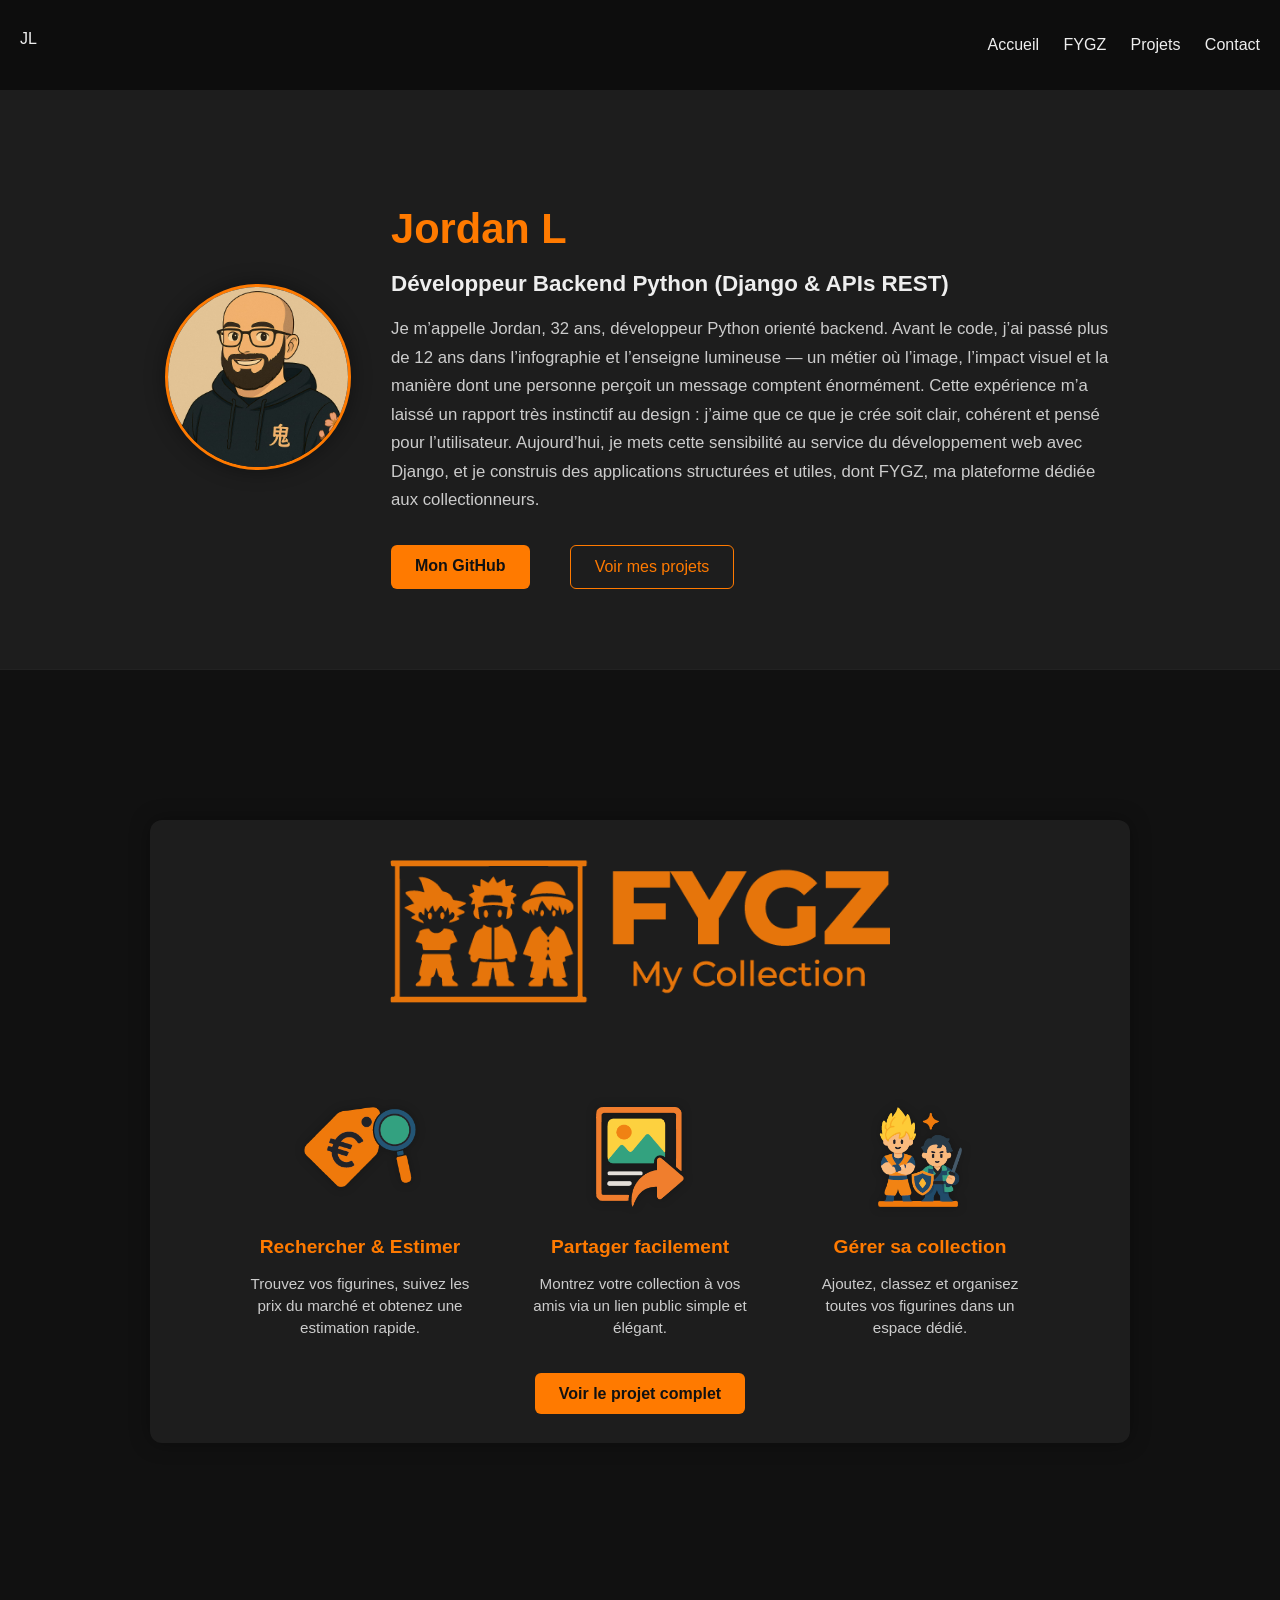
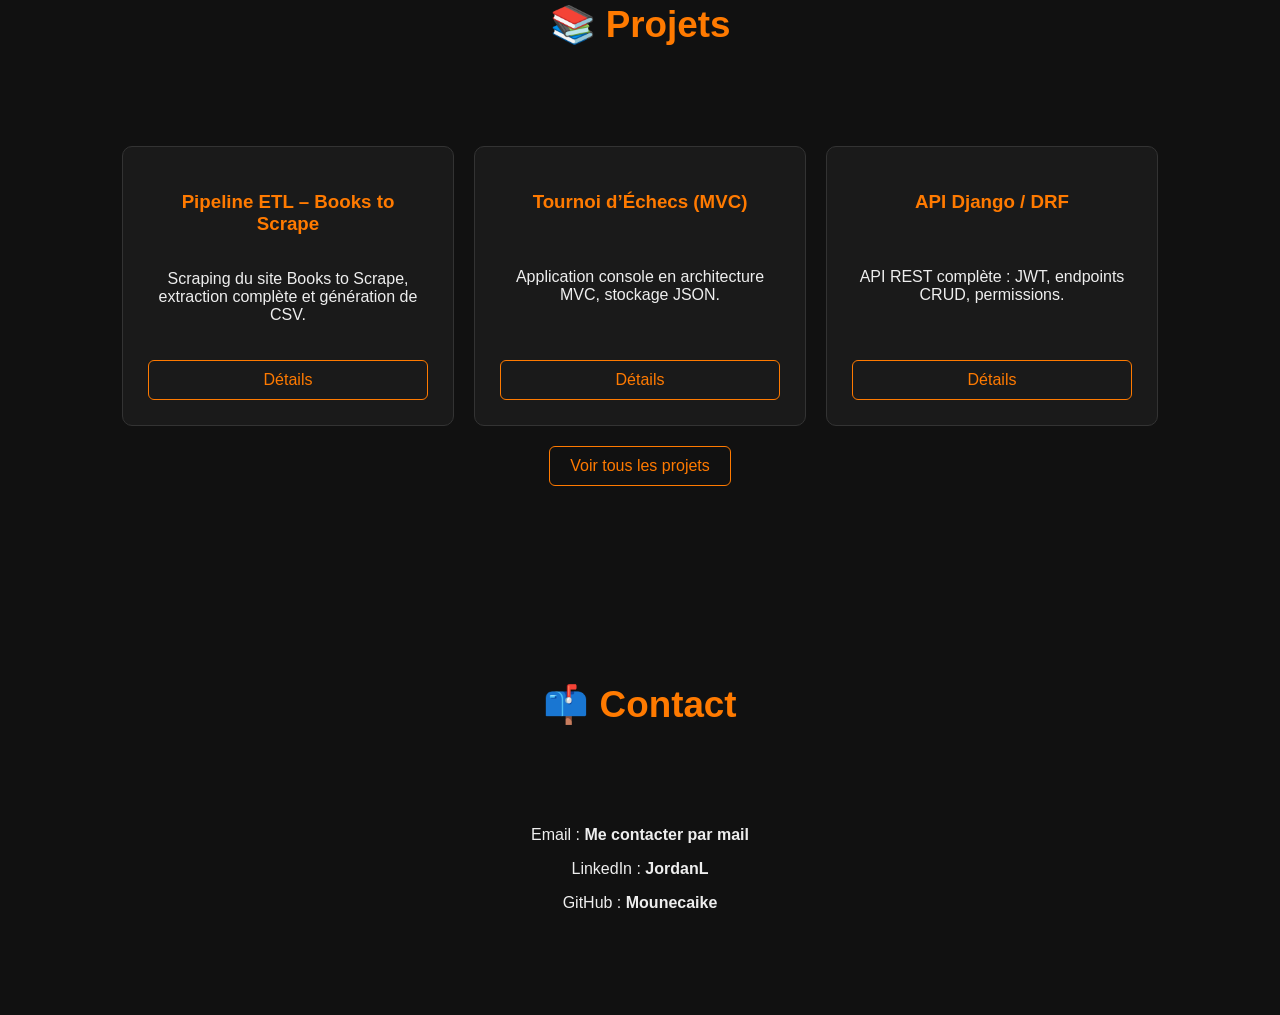
<file: index.html>
<!DOCTYPE html>
<html lang="fr">
<head>
    <meta charset="UTF-8">
    <meta name="viewport" content="width=device-width, initial-scale=1.0">
    <title>Jordan L – Développeur Backend Python</title>
    <link rel="stylesheet" href="css/style.css">
</head>

<body>

    <!-- Navigation -->
    <header>
        <nav class="navbar">
            <div class="logo">JL</div>
            <ul class="nav-links">
                <li><a href="#hero">Accueil</a></li>
                <li><a href="./pages/fygz.html">FYGZ</a></li>
                <li><a href="./pages/projects.html">Projets</a></li>
                <li><a href="#contact">Contact</a></li>
            </ul>
        </nav>
    </header>

    <section class="presentation">
        <div class="presentation-wrapper">
            <div class="presentation-image">
                <img src="./assets/images/avatar.jpg" alt="Photo de jordan" />
            </div>
            <div class="presentation-content">
                <h1>Jordan L</h1>
                <h2>Développeur Backend Python (Django & APIs REST)</h2>
                <p>
                Je m’appelle Jordan, 32 ans, développeur Python orienté backend.
                Avant le code, j’ai passé plus de 12 ans dans l’infographie et l’enseigne lumineuse — un métier où l’image, l’impact visuel et la manière dont une personne perçoit un message comptent énormément.
                Cette expérience m’a laissé un rapport très instinctif au design : j’aime que ce que je crée soit clair, cohérent et pensé pour l’utilisateur.
                Aujourd’hui, je mets cette sensibilité au service du développement web avec Django, et je construis des applications structurées et utiles, dont FYGZ, ma plateforme dédiée aux collectionneurs.
                </p>
                <div class="presentation-buttons">
                    <a href="https://github.com/Mounecaike" target="_blank" class="btn">
                        Mon GitHub
                    </a>
                    <a href="#projects" class="btn-secondary">
                        Voir mes projets
                    </a>
                </div>
            </div>
        </div>
    </section>

<!-- Section fygz-->
    <div class="project-card fygz-preview">
        <img src="assets/images/Logo_Fygz_horizontal.png" class="logo-fygz">
        <div class="fygz-features-icons">
            <div class="feature-box">
                <img src="assets/images/icon-search.png" alt="Recherche et estimation" class="icon-fygz-search">
                <h4>Rechercher & Estimer</h4>
                <p>
                    Trouvez vos figurines, suivez les prix du marché et obtenez une estimation rapide.
                </p>
            </div>
            <div class="feature-box">
                <img src="assets/images/icon-share.png" alt="Partager sa collection" class="icon-fygz-share">
                <h4>Partager facilement</h4>
                <p>
                    Montrez votre collection à vos amis via un lien public simple et élégant.
                </p>
            </div>
            <div class="feature-box">
                <img src="assets/images/icon-collection.png" alt="Gérer sa collection" class="icon-fygz-collection">
                <h4>Gérer sa collection</h4>
                <p>
                    Ajoutez, classez et organisez toutes vos figurines dans un espace dédié.
                </p>
            </div>
        </div>
        <a href="pages/fygz.html" class="btn">Voir le projet complet</a>
    </div>
    <!-- Section Projets -->
    <section id="projects" class="section">
        <h2>📚 Projets</h2>

        <div class="card-container">

            <div class="card">
                <h3>Pipeline ETL – Books to Scrape</h3>
                <p>Scraping du site Books to Scrape, extraction complète et génération de CSV.</p>
                <a href="pages/projects.html#etl" class="btn-secondary">Détails</a>
            </div>


            <div class="card">
                <h3>Tournoi d’Échecs (MVC)</h3>
                <p>Application console en architecture MVC, stockage JSON.</p>
                <a href="pages/projects.html#chess" class="btn-secondary">Détails</a>
            </div>

            <div class="card">
                <h3>API Django / DRF</h3>
                <p>API REST complète : JWT, endpoints CRUD, permissions.</p>
                <a href="pages/projects.html#api" class="btn-secondary">Détails</a>
            </div>

        </div>

        <a href="pages/projects.html" class="btn-secondary">Voir tous les projets</a>
    </section>

    <!-- Section Contact -->
    <section id="contact" class="section">
        <h2>📫 Contact</h2>
        <p>Email : <strong><a href="mailto:jo.custom42@gmail.com">Me contacter par mail</a></strong>
</p>
        <p>LinkedIn : <strong><a href="https://www.linkedin.com/in/jordan-lachaume-142993343" target="_blank">JordanL</a></strong>
</p>
        <p>GitHub : <strong><a href="https://github.com/Mounecaike" target="_blank">Mounecaike</a></strong></p>
    </section>
</body>
</html>
</file>
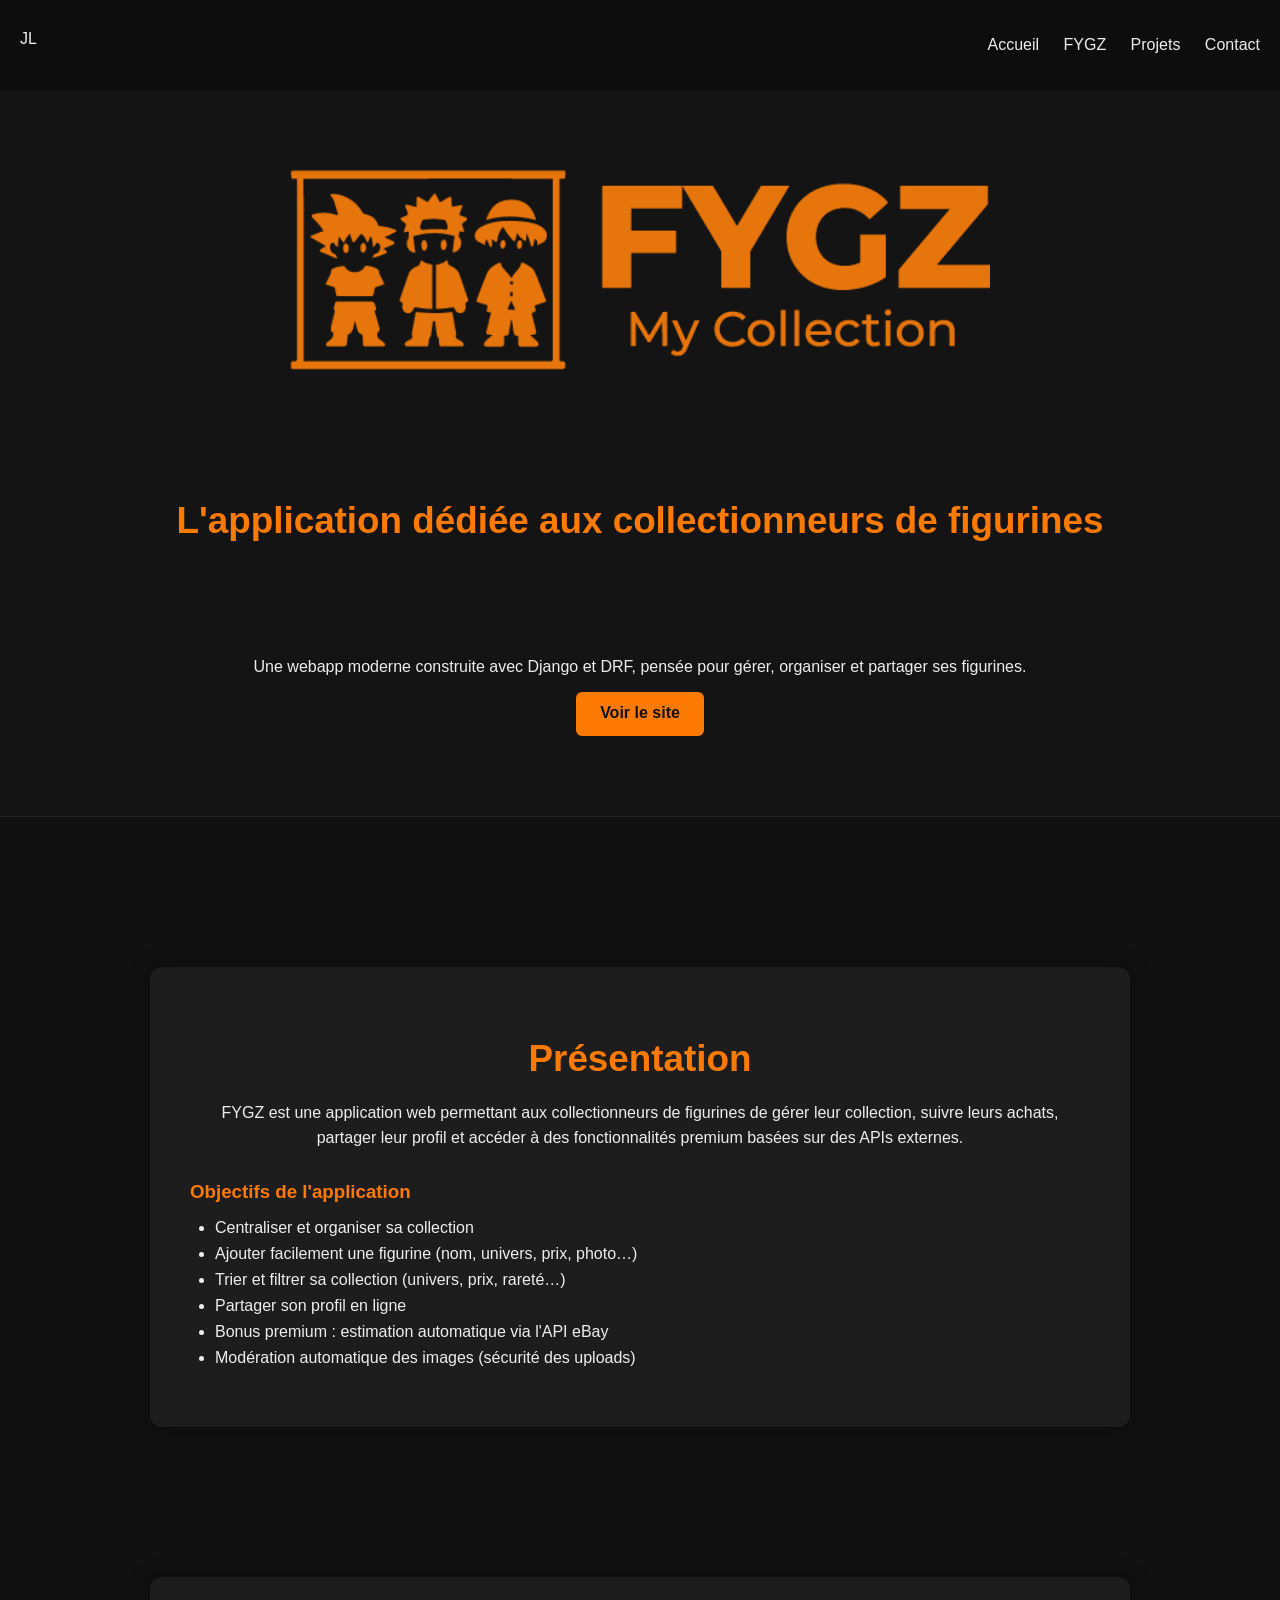
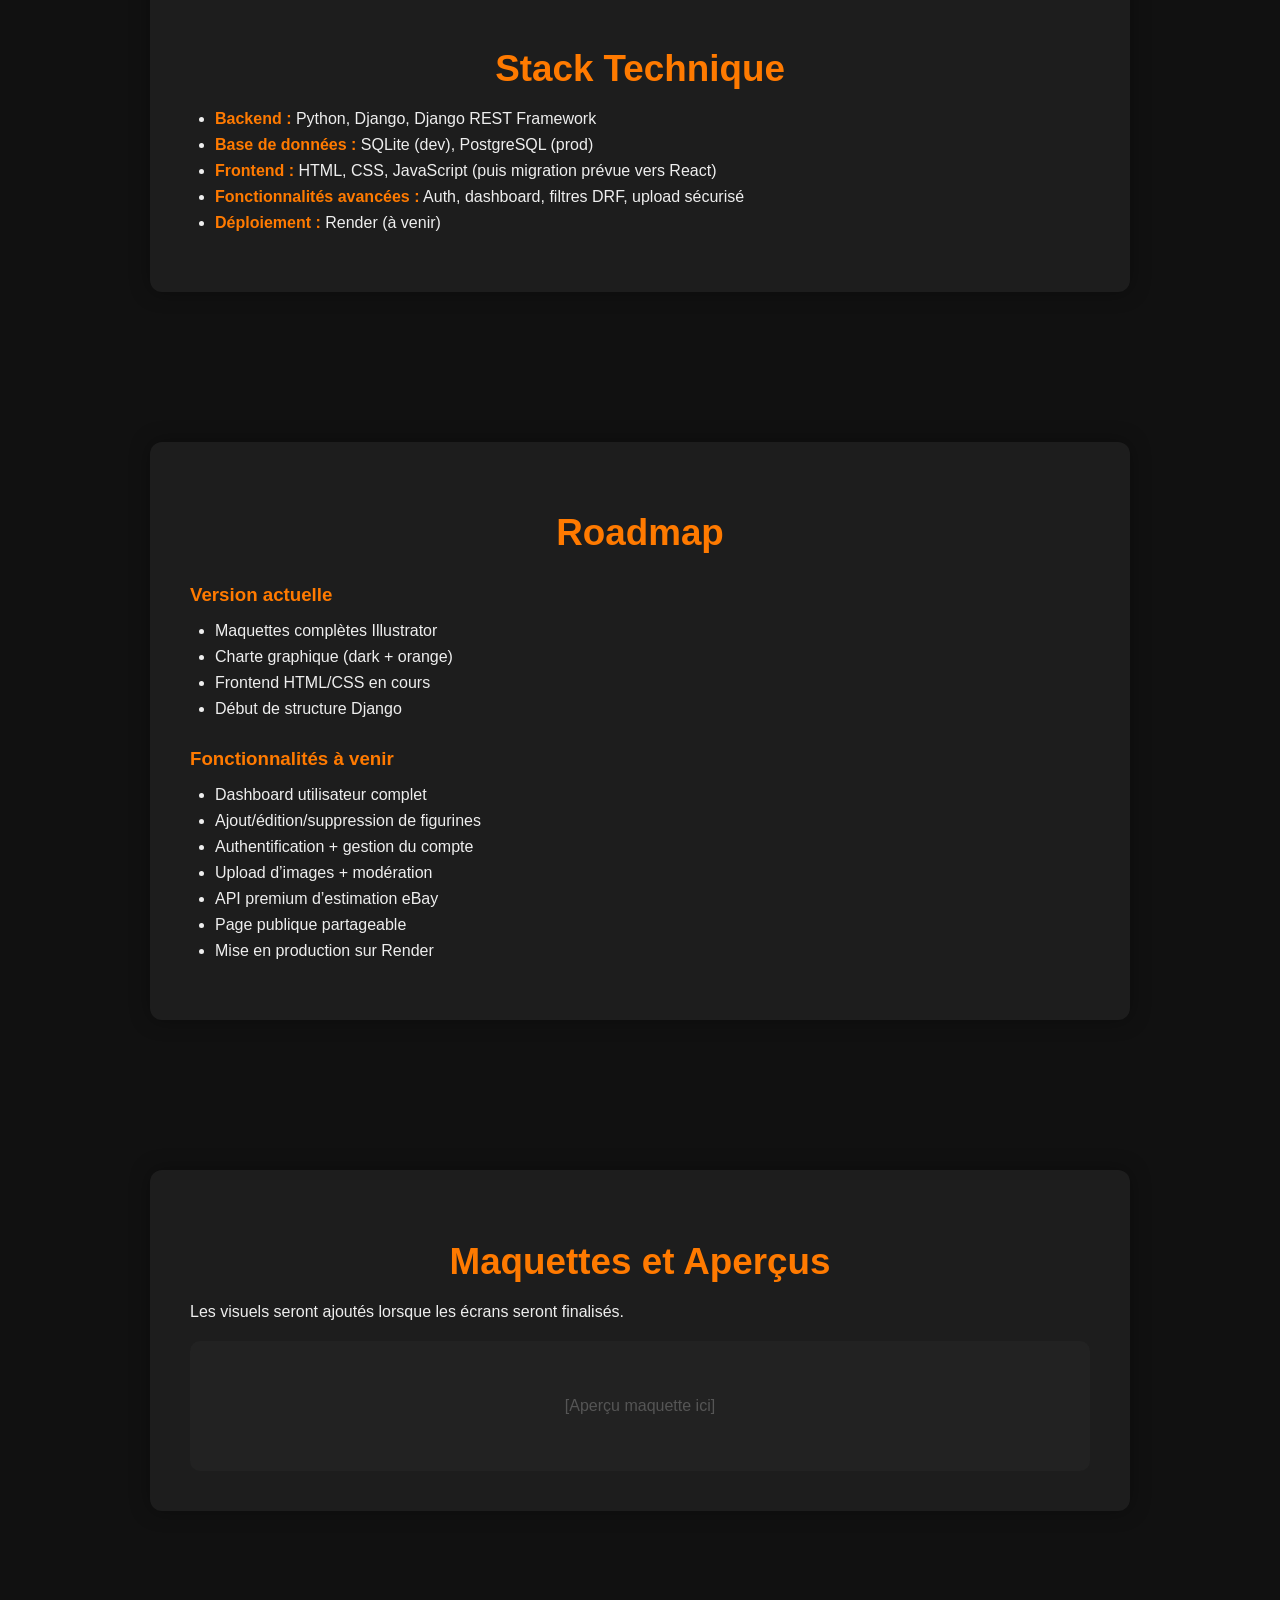
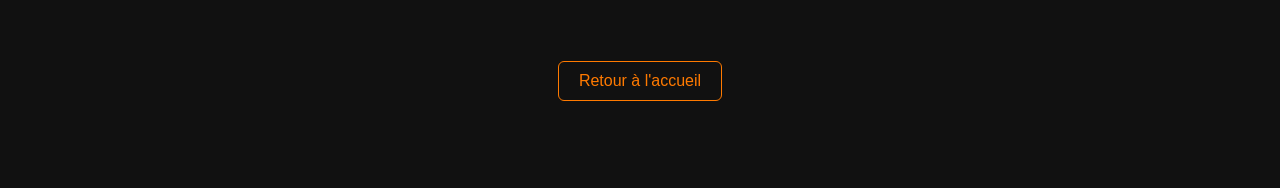
<file: pages/fygz.html>
<!DOCTYPE html>
<html lang="fr">

<head>
    <meta charset="UTF-8">
    <meta name="viewport" content="width=device-width, initial-scale=1.0">
    <title>FYGZ – My Collection</title>
    <link rel="stylesheet" href="../css/style.css">
</head>

<body>

    <!-- Navigation -->
    <header>
        <nav class="navbar">
            <div class="logo">JL</div>
            <ul class="nav-links">
                <li><a href="../index.html">Accueil</a></li>
                <li><a href="../pages/fygz.html">FYGZ</a></li>
                <li><a href="../pages/projects.html">Projets</a></li>
                <li><a href="../index.html#contact">Contact</a></li>
            </ul>
        </nav>
    </header>

    <!-- Hero -->
    <section class="presentation-project">
        <img src="/assets/images/Logo_Fygz_horizontal.png" class="logo-fygz-project">
        <h2>L'application dédiée aux collectionneurs de figurines</h2>
        <p>Une webapp moderne construite avec Django et DRF, pensée pour gérer, organiser et partager ses figurines.</p>

        <a href="https://fygz.fr" class="btn" target="_blank">Voir le site</a>
    </section>

    <!-- Card de présentation -->
    <div class="project-card">
        <h2>Présentation</h2>

        <p class="intro">
            FYGZ est une application web permettant aux collectionneurs de figurines 
            de gérer leur collection, suivre leurs achats, partager leur profil 
            et accéder à des fonctionnalités premium basées sur des APIs externes.
        </p>

        <h3>Objectifs de l'application</h3>
        <ul>
            <li>Centraliser et organiser sa collection</li>
            <li>Ajouter facilement une figurine (nom, univers, prix, photo…)</li>
            <li>Trier et filtrer sa collection (univers, prix, rareté…)</li>
            <li>Partager son profil en ligne</li>
            <li>Bonus premium : estimation automatique via l'API eBay</li>
            <li>Modération automatique des images (sécurité des uploads)</li>
        </ul>
    </div>

    <!-- Stack technique -->
    <div class="project-card">
        <h2>Stack Technique</h2>

        <ul>
            <li><span class="label">Backend :</span> Python, Django, Django REST Framework</li>
            <li><span class="label">Base de données :</span> SQLite (dev), PostgreSQL (prod)</li>
            <li><span class="label">Frontend :</span> HTML, CSS, JavaScript (puis migration prévue vers React)</li>
            <li><span class="label">Fonctionnalités avancées :</span> Auth, dashboard, filtres DRF, upload sécurisé</li>
            <li><span class="label">Déploiement :</span> Render (à venir)</li>
        </ul>
    </div>

    <!-- Roadmap -->
    <div class="project-card">
        <h2>Roadmap</h2>

        <h3>Version actuelle</h3>
        <ul>
            <li>Maquettes complètes Illustrator</li>
            <li>Charte graphique (dark + orange)</li>
            <li>Frontend HTML/CSS en cours</li>
            <li>Début de structure Django</li>
        </ul>

        <h3>Fonctionnalités à venir</h3>
        <ul>
            <li>Dashboard utilisateur complet</li>
            <li>Ajout/édition/suppression de figurines</li>
            <li>Authentification + gestion du compte</li>
            <li>Upload d’images + modération</li>
            <li>API premium d’estimation eBay</li>
            <li>Page publique partageable</li>
            <li>Mise en production sur Render</li>
        </ul>
    </div>

    <!-- Images / Maquettes -->
    <div class="project-card">
        <h2>Maquettes et Aperçus</h2>

        <p>Les visuels seront ajoutés lorsque les écrans seront finalisés.</p>

        <div class="placeholder-img">
            <p>[Aperçu maquette ici]</p>
        </div>
    </div>

    <!-- Retour -->
    <section class="section">
        <a href="../index.html" class="btn-secondary">Retour à l'accueil</a>
    </section>

</body>
</html>
</file>
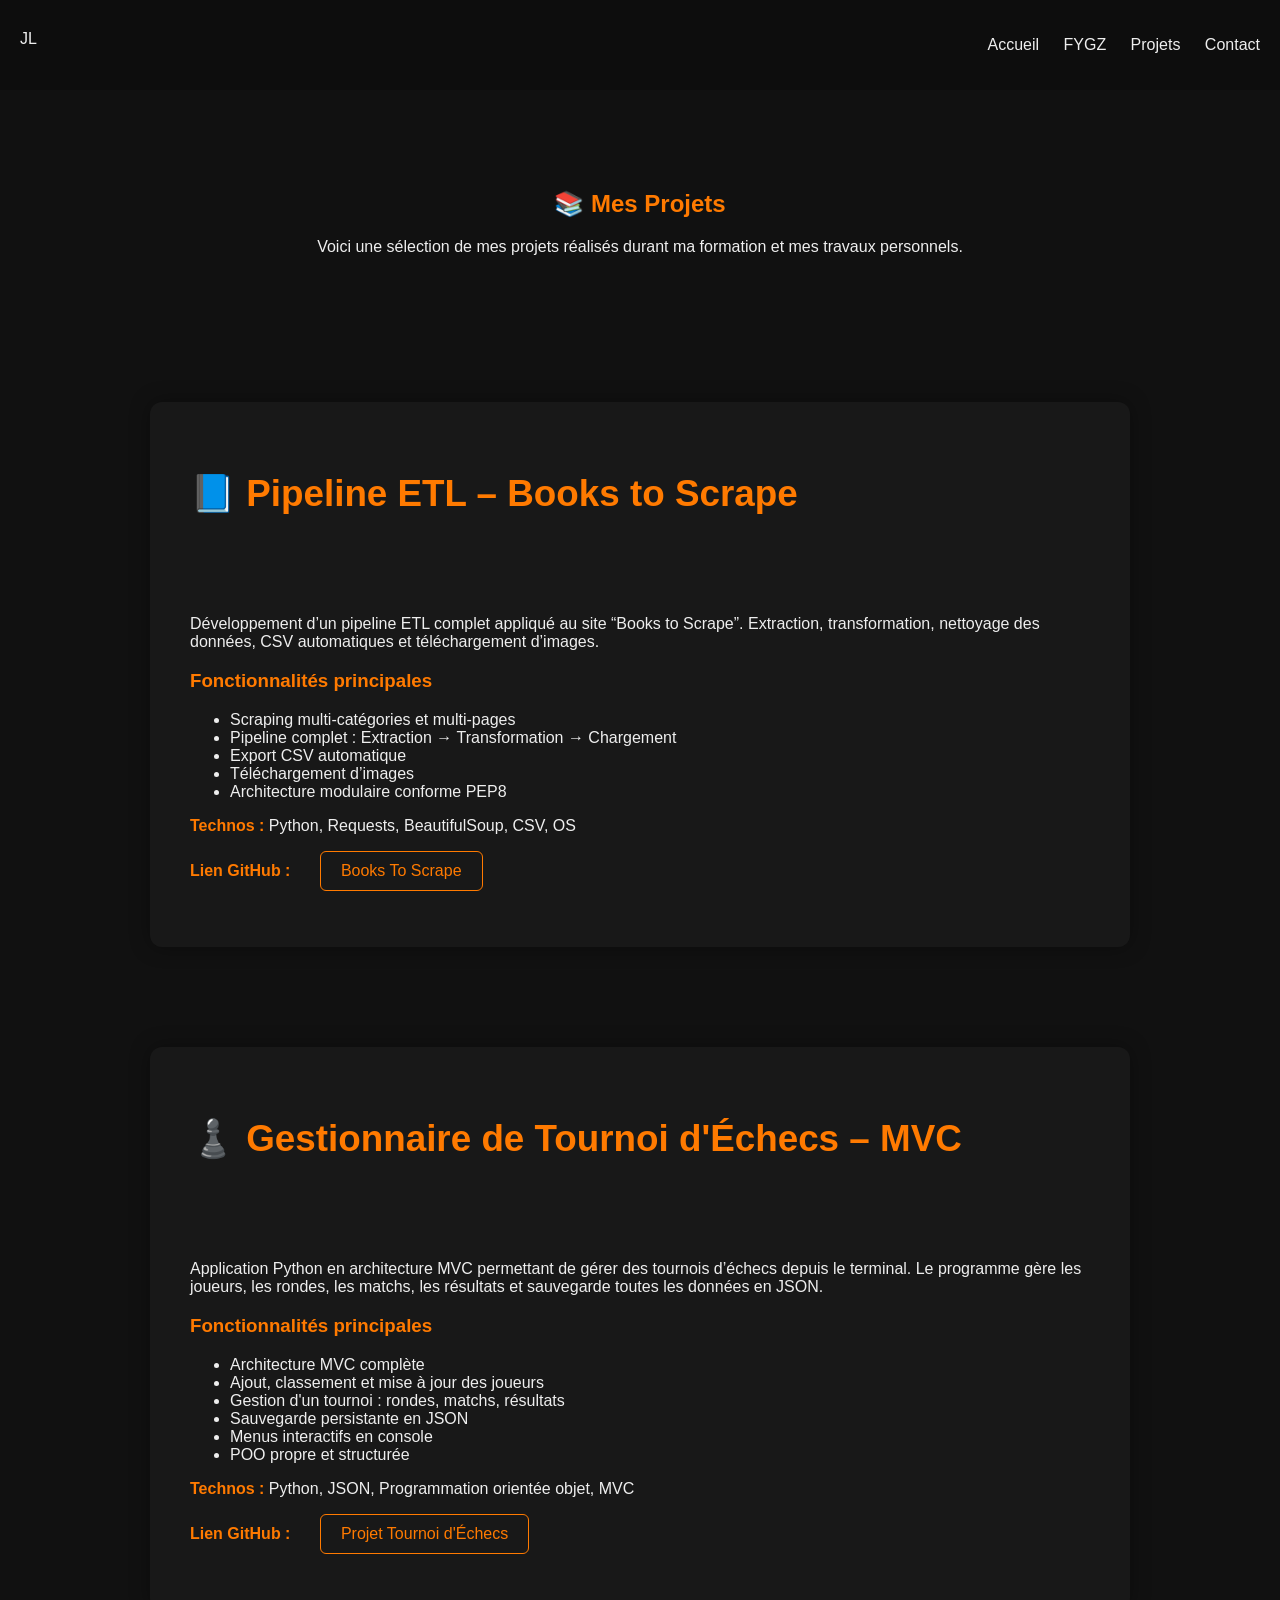
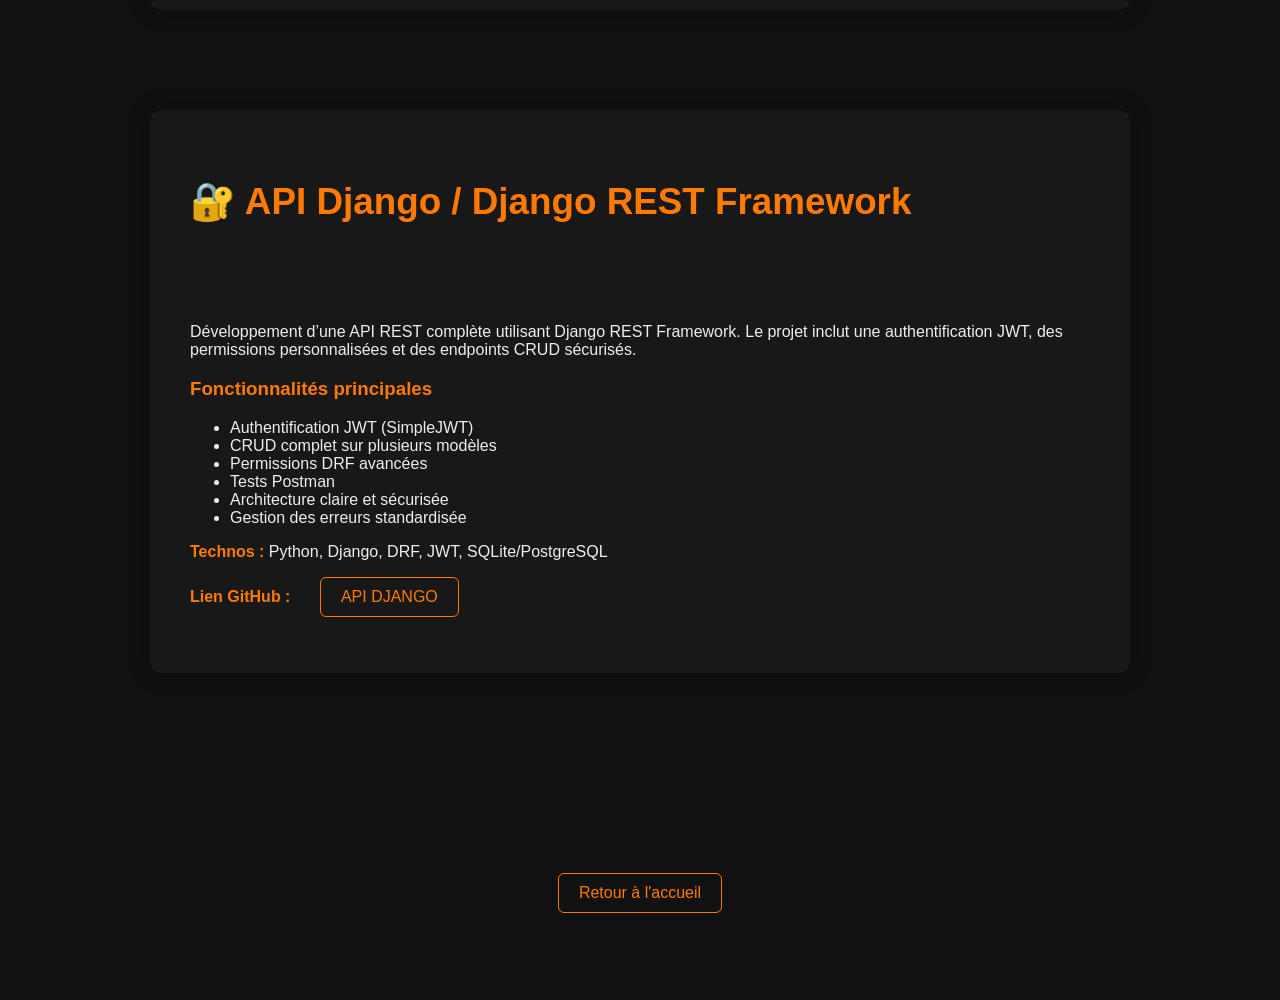
<file: pages/projects.html>
<!DOCTYPE html>
<html lang="fr">

<head>
    <meta charset="UTF-8">
    <meta name="viewport" content="width=device-width, initial-scale=1.0">
    <title>Projets – Jordan L</title>
    <link rel="stylesheet" href="../css/style.css">
</head>

<body>

    <!-- Navigation -->
    <header>
        <nav class="navbar">
            <div class="logo">JL</div>
            <ul class="nav-links">
                <li><a href="../index.html">Accueil</a></li>
                <li><a href="fygz.html">FYGZ</a></li>
                <li><a href="#">Projets</a></li>
                <li><a href="../index.html#contact">Contact</a></li>
            </ul>
        </nav>
    </header>

    <!-- Titre principal -->
    <section class="section">
        <h1>📚 Mes Projets</h1>
        <p>Voici une sélection de mes projets réalisés durant ma formation et mes travaux personnels.</p>
    </section>

    <div class="project-card-main" id="etl">
    <h2>📘 Pipeline ETL – Books to Scrape</h2>
    <p class="intro">
        Développement d’un pipeline ETL complet appliqué au site “Books to Scrape”.
        Extraction, transformation, nettoyage des données, CSV automatiques et
        téléchargement d’images.
    </p>

    <h3>Fonctionnalités principales</h3>
    <ul>
        <li>Scraping multi-catégories et multi-pages</li>
        <li>Pipeline complet : Extraction → Transformation → Chargement</li>
        <li>Export CSV automatique</li>
        <li>Téléchargement d’images</li>
        <li>Architecture modulaire conforme PEP8</li>
    </ul>

    <p class="meta"><span class="label">Technos :</span> Python, Requests, BeautifulSoup, CSV, OS</p>

    <p class="meta">
        <span class="label">Lien GitHub :</span>
        <a href="https://github.com/Mounecaike/projet2_scrap" target="_blank" class="btn-secondary-project">Books To Scrape</a>
    </p>
</div>


<div class="project-card-main" id="chess">
    <h2>♟️ Gestionnaire de Tournoi d'Échecs – MVC</h2>

    <p class="intro">
        Application Python en architecture MVC permettant de gérer des tournois d’échecs
        depuis le terminal. Le programme gère les joueurs, les rondes, les matchs,
        les résultats et sauvegarde toutes les données en JSON.
    </p>

    <h3>Fonctionnalités principales</h3>
    <ul>
        <li>Architecture MVC complète</li>
        <li>Ajout, classement et mise à jour des joueurs</li>
        <li>Gestion d'un tournoi : rondes, matchs, résultats</li>
        <li>Sauvegarde persistante en JSON</li>
        <li>Menus interactifs en console</li>
        <li>POO propre et structurée</li>
    </ul>

    <p class="meta">
        <span class="label">Technos :</span>
        Python, JSON, Programmation orientée objet, MVC
    </p>

    <p class="meta">
        <span class="label">Lien GitHub :</span>
        <a href="https://github.com/Mounecaike/Projet4_python" target="_blank" class="btn-secondary-project">
            Projet Tournoi d'Échecs
        </a>
    </p>
</div>

<div class="project-card-main" id="api">
    <h2>🔐 API Django / Django REST Framework</h2>

    <p class="intro">
        Développement d’une API REST complète utilisant Django REST Framework.
        Le projet inclut une authentification JWT, des permissions personnalisées
        et des endpoints CRUD sécurisés.
    </p>

    <h3>Fonctionnalités principales</h3>
    <ul>
        <li>Authentification JWT (SimpleJWT)</li>
        <li>CRUD complet sur plusieurs modèles</li>
        <li>Permissions DRF avancées</li>
        <li>Tests Postman</li>
        <li>Architecture claire et sécurisée</li>
        <li>Gestion des erreurs standardisée</li>
    </ul>

    <p class="meta">
        <span class="label">Technos :</span>
        Python, Django, DRF, JWT, SQLite/PostgreSQL
    </p>

    <p class="meta">
        <span class="label">Lien GitHub :</span>
        <a href="#" target="_blank" class="btn-secondary-project">
            API DJANGO
        </a>
    </p>
</div>
    <!-- Retour -->
    <section class="section">
        <a href="../index.html" class="btn-secondary">Retour à l'accueil</a>
    </section>

</body>
</html>
</file>
<file: css/style.css>
/* ---------- GLOBAL ---------- */
body {
    margin: 0;
    font-family: Arial, Helvetica, sans-serif;
    background: #111;
    color: #eee;
}

h1, h2, h3 {
    color: #ff7a00;
}
h2 {
    font-size: 2.3rem;
    font-weight: 700;
    margin-bottom: 100px;
}
a {
    text-decoration: none;
    color: inherit;
}
 .btn{
    padding: 12px 24px;
    background: #ff7a00;
    color: #111;
    border-radius: 6px;
    font-weight: bold;
    height: 20px;
 }
/* ---------- NAVBAR ---------- */
.navbar {
    display: flex;
    justify-content: space-between;
    padding: 20px;
    background: #0d0d0d;
}

.nav-links li {
    display: inline-block;
    margin-left: 20px;
}

.nav-links a:hover {
    color: #ff7a00;
}
.logo{
    margin-top: 10px;
}
/* PRESENTATION SECTION */
.presentation {
    background: #1d1d1d;
    padding: 80px 20px;
    border-bottom: 1px solid #222;
}
.presentation-project {
    display: flex;
    flex-direction: column;
    align-items: center;
    background: #141414;
    padding: 80px 20px;
    border-bottom: 1px solid #222;
}

.presentation-wrapper {
    max-width: 950px;
    margin: 0 auto;
    display: flex;
    align-items: center;
    gap: 40px;
    flex-wrap: wrap;
}

/* Photo */
.presentation-image img {
    width: 180px;
    height: 180px;
    object-fit: cover;
    border-radius: 100%;
    border: 3px solid #ff7a00;
    box-shadow: 0 0 20px rgb(0 0 0 / 0.4);
}

/* Texte */
.presentation-content {
    flex: 1;
    min-width: 300px;
}

.presentation h1 {
    font-size: 2.6rem;
    color: #ff7a00;
    margin-bottom: 10px;
}

.presentation h2 {
    font-size: 1.4rem;
    color: #eee;
    margin-bottom: 18px;
}

.presentation p {
    font-size: 1.05rem;
    line-height: 1.7;
    color: #ccc;
    margin-bottom: 30px;
}

/* Boutons */
.presentation-buttons {
    display: flex;
    align-items: center;
    gap: 40px;
}

.presentation .btn {
    padding: 12px 24px;
    background: #ff7a00;
    color: #111;
    border-radius: 6px;
    font-weight: bold;
    height: 20px;
}

.presentation .btn-secondary {
    padding: 12px 24px;
    border: 1px solid #ff7a00;
    border-radius: 6px;
    color: #ff7a00;
    margin-top: 0;
}

.presentation .btn-secondary:hover {
    background: #ff7a00;
    color: #111;
    transition: 0.2s;
}

/* Responsive */
@media (max-width: 700px) {
    .presentation-wrapper {
        text-align: center;
        flex-direction: column;
    }
}

.icon-fygz-search{
    height: 80px;
    margin-bottom: 20px;
}
.logo-fygz {
    width: 500px;
    margin-bottom:100px;
}
.logo-fygz-project {
    width: 700px;
    margin-bottom:100px;
}

/* FYGZ preview icons section */
.fygz-preview {
    text-align: center;
}

.fygz-features-icons {
    display: flex;
    justify-content: center;
    gap: 50px;
    flex-wrap: wrap;
    margin-bottom: 30px;
}

.feature-box {
    max-width: 230px;

}

.feature-box img {
    min-height: 80px;
    max-height: 100px;
    filter: drop-shadow(0 0 5px rgba(0,0,0,0.25));
}

.feature-box h4 {
    color: #ff7a00;
    margin-bottom: 8px;
    font-size: 1.2rem;
}

.feature-box p {
    color: #ccc;
    font-size: 0.95rem;
    line-height: 1.45;
}

/* ---------- SECTIONS ---------- */
.section {
    padding: 80px 20px;
    text-align: center;
    margin-bottom: 7px;
}

.section ul {
    list-style: disc;
    padding-left: 40px;
    color: #eee;
    text-align: left;
}

.section li {
    margin-bottom: 6px;
}


.label {
    font-weight: bold;
    color: #ff7a00;
}


/* ---------- PROJECT CARDS ---------- */
.project-card {
    background: #1d1d1d;          
    max-width: 900px;             
    margin:150px auto 50px;
    padding: 40px;
    border-radius: 12px;        
    box-shadow: 0 0 20px rgba(0,0,0,0.35);
}

.project-card h2 {
    text-align: center;
    color: #ff7a00;
    margin-bottom: 20px;
}

.project-card .intro {
    text-align: center;
    margin-bottom: 25px;
    line-height: 1.6;
}

.project-card h3 {
    margin-top: 30px;
    margin-bottom: 15px;
    text-align: left;
    color: #ff7a00;
}

.project-card ul {
    list-style: disc;
    padding-left: 25px;
    margin-bottom: 20px;
}

.project-card li {
    margin-bottom: 8px;
}

.project-card .meta {
    margin-top: 30px;
    margin-bottom: 20px;
    text-align: left;
}

.label {
    font-weight: bold;
    color: #ff7a00;
}

.link-label:hover {
    color: #ff7a00;
}
.project-card-main {
    background: #181818;          
    max-width: 900px;             
    margin:50px auto 100px;
    padding: 40px;
    border-radius: 12px;        
    box-shadow: 0 0 20px rgba(0,0,0,0.35);
}
/* Effet hover discret */
.project-card:hover {
    background: #1c1c1c;
    transition: 0.3s ease;
}

/* ---------- CARDS ---------- */
.card-container {
    display: flex;
    gap: 20px;
    justify-content: center;
    flex-wrap: wrap;
    margin-top: 50px;
}

.card {
    display: flex;
    flex-direction: column;
    justify-content: space-between;
    background: #1a1a1a;
    padding: 25px;
    width: 280px;
    border-radius: 10px;
    border: 1px solid #333;
}

.btn-secondary {
    margin-top: 20px;
    display: inline-block;
    padding: 10px 20px;
    border: 1px solid #ff7a00;
    border-radius: 6px;
    color: #ff7a00;
}

.btn-secondary:hover {
    background: #ff7a00;
    color: #111;
}

.btn-secondary-project {
    margin: 0px 0px 0px 25px;
    display: inline-block;
    padding: 10px 20px;
    border: 1px solid #ff7a00;
    border-radius: 6px;
    color: #ff7a00;

}
.btn-secondary-project:hover {
    background: #ff7a00;
    color: #111;
}
/* === FYGZ PAGE === */
.placeholder-img {
    background: #222;
    border-radius: 10px;
    padding: 40px;
    text-align: center;
    color: #555;
    margin-top: 20px;
}


/* Responsive */
@media (max-width: 769px) {
    .presentation-wrapper {
        text-align: center;
        flex-direction: column;
    }
    .presentation-buttons{
        justify-content: space-evenly;
    }
    .logo-fygz-project{
        width: 400px;
    }
    .logo-fygz{
        width: 400px;
    }
}

@media (max-width : 476px){
    .logo-fygz{
        width: 300px;
        margin: 0 auto 75px auto;
    }
    .icon-fygz-search{
        max-width: auto;
    }
    .nav-links {
    display: flex;
    margin-left: 0;
    margin-block-start: 0px;
    padding-inline-start: 0;
    }
    .logo {
        display: none;
    }
    .navbar{
        justify-content: space-evenly;
        margin-top: 15px;
        margin-left: -20px;
    }

}

@media (max-width: 330px){
    .logo-fygz{
        width: 250px;
    }
    .logo-fygz-project{
        width: 250px;
    }
    .presentation .btn{
        height: 30px;
    }
    .presentation{
        padding: 80px 10px;
    }
    .project-card-main{
        padding: 20px;
    }
    .btn-secondary-project{
        margin-top: 25px;
    }
    .nav-links li{
        margin-top: 15px;
    }
    .logo {
        display: none;
    }
}
</file>
